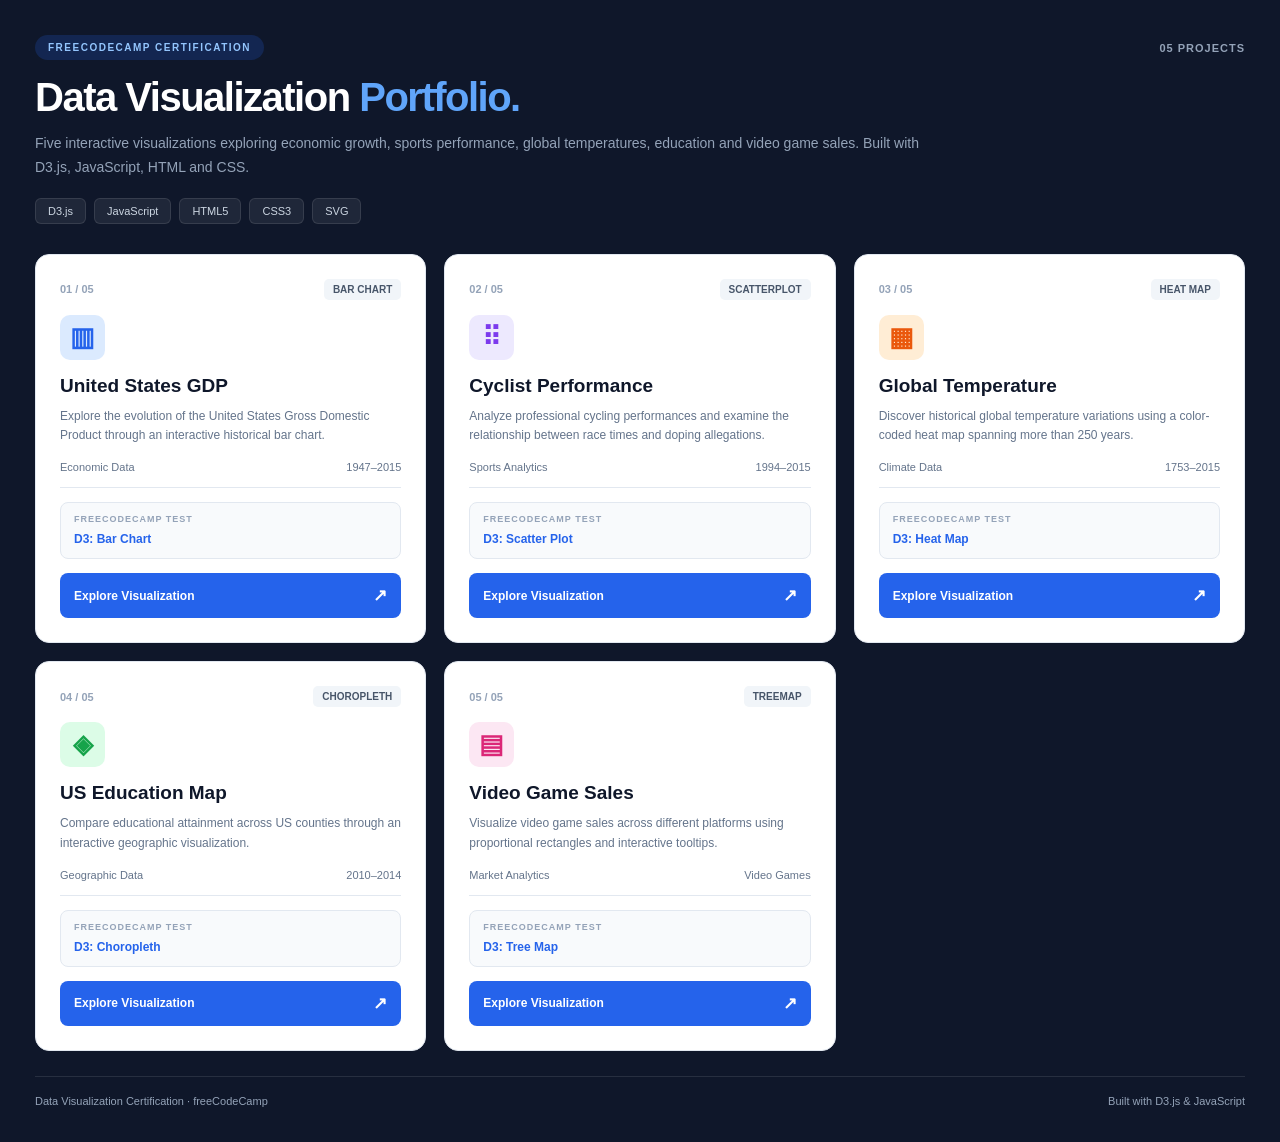
<file: index.html>
<!DOCTYPE html>
<html lang="en">

<head>
  <meta charset="UTF-8">
  <meta name="viewport" content="width=device-width, initial-scale=1.0">

  <title>Data Visualization Portfolio | D3.js</title>

  <meta
    name="description"
    content="A collection of five interactive data visualization projects built with D3.js for the freeCodeCamp Data Visualization Certification."
  >

  <link rel="stylesheet" href="./style.css?v=1">

</head>

<body>

  <main class="portfolio">

    <!-- HEADER -->

    <header class="portfolio-header">

      <div class="header-top">

        <span class="badge">FREECODECAMP CERTIFICATION</span>

        <span class="project-count">05 PROJECTS</span>

      </div>

      <h1>Data Visualization <span>Portfolio.</span></h1>

      <p class="header-description">
        Five interactive visualizations exploring economic growth,
        sports performance, global temperatures, education and video game sales.
        Built with D3.js, JavaScript, HTML and CSS.
      </p>

      <div class="tech-stack">
        <span>D3.js</span>
        <span>JavaScript</span>
        <span>HTML5</span>
        <span>CSS3</span>
        <span>SVG</span>
      </div>

    </header>

    <!-- PROJECTS -->

    <section class="projects-grid" aria-label="Data visualization projects">

      <!-- PROJECT 01 -->

      <article class="project-card">

        <div class="card-top">

          <span class="project-number">01 / 05</span>

          <span class="project-type">BAR CHART</span>

        </div>

        <div class="project-icon icon-blue">▥</div>

        <h2>United States GDP</h2>

        <p class="project-description">
          Explore the evolution of the United States Gross Domestic Product
          through an interactive historical bar chart.
        </p>

        <div class="project-meta">
          <span>Economic Data</span>
          <span>1947–2015</span>
        </div>

        <div class="test-info">
          <span class="test-label">FREECODECAMP TEST</span>
          <strong>D3: Bar Chart</strong>
        </div>

        <a
          class="project-link"
          href="./visualize-data-with-a-bar-chart/"
        >
          Explore Visualization
          <span aria-hidden="true">↗</span>
        </a>

      </article>

      <!-- PROJECT 02 -->

      <article class="project-card">

        <div class="card-top">

          <span class="project-number">02 / 05</span>

          <span class="project-type">SCATTERPLOT</span>

        </div>

        <div class="project-icon icon-purple">⠿</div>

        <h2>Cyclist Performance</h2>

        <p class="project-description">
          Analyze professional cycling performances and examine
          the relationship between race times and doping allegations.
        </p>

        <div class="project-meta">
          <span>Sports Analytics</span>
          <span>1994–2015</span>
        </div>

        <div class="test-info">
          <span class="test-label">FREECODECAMP TEST</span>
          <strong>D3: Scatter Plot</strong>
        </div>

        <a
          class="project-link"
          href="./visualize-data-with-a-scatterplot-graph/"
        >
          Explore Visualization
          <span aria-hidden="true">↗</span>
        </a>

      </article>

      <!-- PROJECT 03 -->

      <article class="project-card">

        <div class="card-top">

          <span class="project-number">03 / 05</span>

          <span class="project-type">HEAT MAP</span>

        </div>

        <div class="project-icon icon-orange">▦</div>

        <h2>Global Temperature</h2>

        <p class="project-description">
          Discover historical global temperature variations using
          a color-coded heat map spanning more than 250 years.
        </p>

        <div class="project-meta">
          <span>Climate Data</span>
          <span>1753–2015</span>
        </div>

        <div class="test-info">
          <span class="test-label">FREECODECAMP TEST</span>
          <strong>D3: Heat Map</strong>
        </div>

        <a
          class="project-link"
          href="./visualize-data-with-a-heat-map/"
        >
          Explore Visualization
          <span aria-hidden="true">↗</span>
        </a>

      </article>

      <!-- PROJECT 04 -->

      <article class="project-card">

        <div class="card-top">

          <span class="project-number">04 / 05</span>

          <span class="project-type">CHOROPLETH</span>

        </div>

        <div class="project-icon icon-green">◈</div>

        <h2>US Education Map</h2>

        <p class="project-description">
          Compare educational attainment across US counties
          through an interactive geographic visualization.
        </p>

        <div class="project-meta">
          <span>Geographic Data</span>
          <span>2010–2014</span>
        </div>

        <div class="test-info">
          <span class="test-label">FREECODECAMP TEST</span>
          <strong>D3: Choropleth</strong>
        </div>

        <a
          class="project-link"
          href="./visualize-data-with-a-choropleth-map/"
        >
          Explore Visualization
          <span aria-hidden="true">↗</span>
        </a>

      </article>

      <!-- PROJECT 05 -->

      <article class="project-card">

        <div class="card-top">

          <span class="project-number">05 / 05</span>

          <span class="project-type">TREEMAP</span>

        </div>

        <div class="project-icon icon-pink">▤</div>

        <h2>Video Game Sales</h2>

        <p class="project-description">
          Visualize video game sales across different platforms
          using proportional rectangles and interactive tooltips.
        </p>

        <div class="project-meta">
          <span>Market Analytics</span>
          <span>Video Games</span>
        </div>

        <div class="test-info">
          <span class="test-label">FREECODECAMP TEST</span>
          <strong>D3: Tree Map</strong>
        </div>

        <a
          class="project-link"
          href="./visualize-data-with-a-treemap-diagram/"
        >
          Explore Visualization
          <span aria-hidden="true">↗</span>
        </a>

      </article>

    </section>

    <!-- FOOTER -->

    <footer class="portfolio-footer">

      <span>Data Visualization Certification · freeCodeCamp</span>

      <span>Built with D3.js & JavaScript</span>

    </footer>

  </main>

</body>

</html>
</file>
<file: style.css>
/* ========================================
   RESET
======================================== */

* {
  margin: 0;
  padding: 0;
  box-sizing: border-box;
}

:root {
  --background: #0f172a;
  --surface: #ffffff;
  --text: #0f172a;
  --muted: #64748b;
  --border: #e2e8f0;
  --primary: #2563eb;
}

body {
  min-height: 100vh;
  background: var(--background);
  font-family: "Inter", "Segoe UI", sans-serif;
  padding: 35px;
}

/* ========================================
   PORTFOLIO
======================================== */

.portfolio {
  max-width: 1350px;
  margin: 0 auto;
}

/* ========================================
   HEADER
======================================== */

.portfolio-header {
  margin-bottom: 30px;
}

.header-top {
  display: flex;
  justify-content: space-between;
  align-items: center;
  margin-bottom: 15px;
}

.badge {
  display: inline-block;
  background: rgba(37, 99, 235, 0.2);
  color: #93c5fd;
  padding: 7px 13px;
  border-radius: 20px;
  font-size: 10px;
  font-weight: 700;
  letter-spacing: 1.5px;
}

.project-count {
  color: #94a3b8;
  font-size: 11px;
  font-weight: 700;
  letter-spacing: 1px;
}

.portfolio-header h1 {
  color: #ffffff;
  font-size: 40px;
  font-weight: 800;
  letter-spacing: -1.5px;
  margin-bottom: 12px;
}

.portfolio-header h1 span {
  color: #60a5fa;
}

.header-description {
  color: #94a3b8;
  font-size: 14px;
  line-height: 1.7;
  max-width: 900px;
}

/* ========================================
   TECHNOLOGIES
======================================== */

.tech-stack {
  display: flex;
  flex-wrap: wrap;
  gap: 8px;
  margin-top: 18px;
}

.tech-stack span {
  background: rgba(255, 255, 255, 0.07);
  border: 1px solid rgba(255, 255, 255, 0.1);
  color: #cbd5e1;
  padding: 6px 12px;
  border-radius: 6px;
  font-size: 11px;
}

/* ========================================
   PROJECT GRID
======================================== */

.projects-grid {
  display: grid;
  grid-template-columns: repeat(3, minmax(0, 1fr));
  gap: 18px;
}

/* ========================================
   PROJECT CARDS
======================================== */

.project-card {
  background: var(--surface);
  border-radius: 14px;
  padding: 24px;
  display: flex;
  flex-direction: column;
  border: 1px solid var(--border);
  transition: transform 0.2s ease, box-shadow 0.2s ease;
}

.project-card:hover {
  transform: translateY(-4px);
  box-shadow: 0 18px 35px rgba(0, 0, 0, 0.2);
}

.card-top {
  display: flex;
  justify-content: space-between;
  align-items: center;
  margin-bottom: 15px;
}

.project-number {
  color: #94a3b8;
  font-size: 11px;
  font-weight: 700;
}

.project-type {
  background: #f1f5f9;
  color: #475569;
  font-size: 10px;
  font-weight: 700;
  padding: 5px 9px;
  border-radius: 5px;
}

/* ========================================
   ICONS
======================================== */

.project-icon {
  width: 45px;
  height: 45px;
  border-radius: 10px;
  display: flex;
  justify-content: center;
  align-items: center;
  font-size: 26px;
  font-weight: 700;
  margin-bottom: 15px;
}

.icon-blue {
  background: #dbeafe;
  color: #2563eb;
}

.icon-purple {
  background: #ede9fe;
  color: #7c3aed;
}

.icon-orange {
  background: #ffedd5;
  color: #ea580c;
}

.icon-green {
  background: #dcfce7;
  color: #16a34a;
}

.icon-pink {
  background: #fce7f3;
  color: #db2777;
}

/* ========================================
   CONTENT
======================================== */

.project-card h2 {
  font-size: 19px;
  font-weight: 700;
  color: var(--text);
  margin-bottom: 10px;
}

.project-description {
  color: var(--muted);
  font-size: 12px;
  line-height: 1.65;
  margin-bottom: 15px;
  flex-grow: 1;
}

/* ========================================
   META
======================================== */

.project-meta {
  display: flex;
  justify-content: space-between;
  color: #64748b;
  font-size: 11px;
  padding-bottom: 14px;
  border-bottom: 1px solid var(--border);
}

/* ========================================
   TEST INFORMATION
======================================== */

.test-info {
  background: #f8fafc;
  border: 1px solid #e2e8f0;
  border-radius: 8px;
  padding: 11px 13px;
  margin-top: 14px;
  margin-bottom: 14px;
}

.test-label {
  display: block;
  color: #94a3b8;
  font-size: 9px;
  font-weight: 700;
  letter-spacing: 1px;
  margin-bottom: 5px;
}

.test-info strong {
  color: #2563eb;
  font-size: 12px;
}

/* ========================================
   LINKS
======================================== */

.project-link {
  display: flex;
  justify-content: space-between;
  align-items: center;
  background: #2563eb;
  color: #ffffff;
  text-decoration: none;
  padding: 12px 14px;
  border-radius: 8px;
  font-size: 12px;
  font-weight: 600;
  transition: background 0.2s ease;
}

.project-link:hover {
  background: #1d4ed8;
}

.project-link span {
  font-size: 17px;
}

/* ========================================
   FOOTER
======================================== */

.portfolio-footer {
  display: flex;
  justify-content: space-between;
  margin-top: 25px;
  padding-top: 18px;
  border-top: 1px solid rgba(255, 255, 255, 0.1);
  color: #94a3b8;
  font-size: 11px;
}

/* ========================================
   RESPONSIVE
======================================== */

@media (max-width: 1050px) {
  .projects-grid {
    grid-template-columns: repeat(2, minmax(0, 1fr));
  }
}

@media (max-width: 650px) {
  body {
    padding: 18px;
  }

  .portfolio-header h1 {
    font-size: 30px;
  }

  .projects-grid {
    grid-template-columns: 1fr;
  }

  .project-card {
    padding: 20px;
  }

  .portfolio-footer {
    flex-direction: column;
    gap: 8px;
  }
}
</file>
